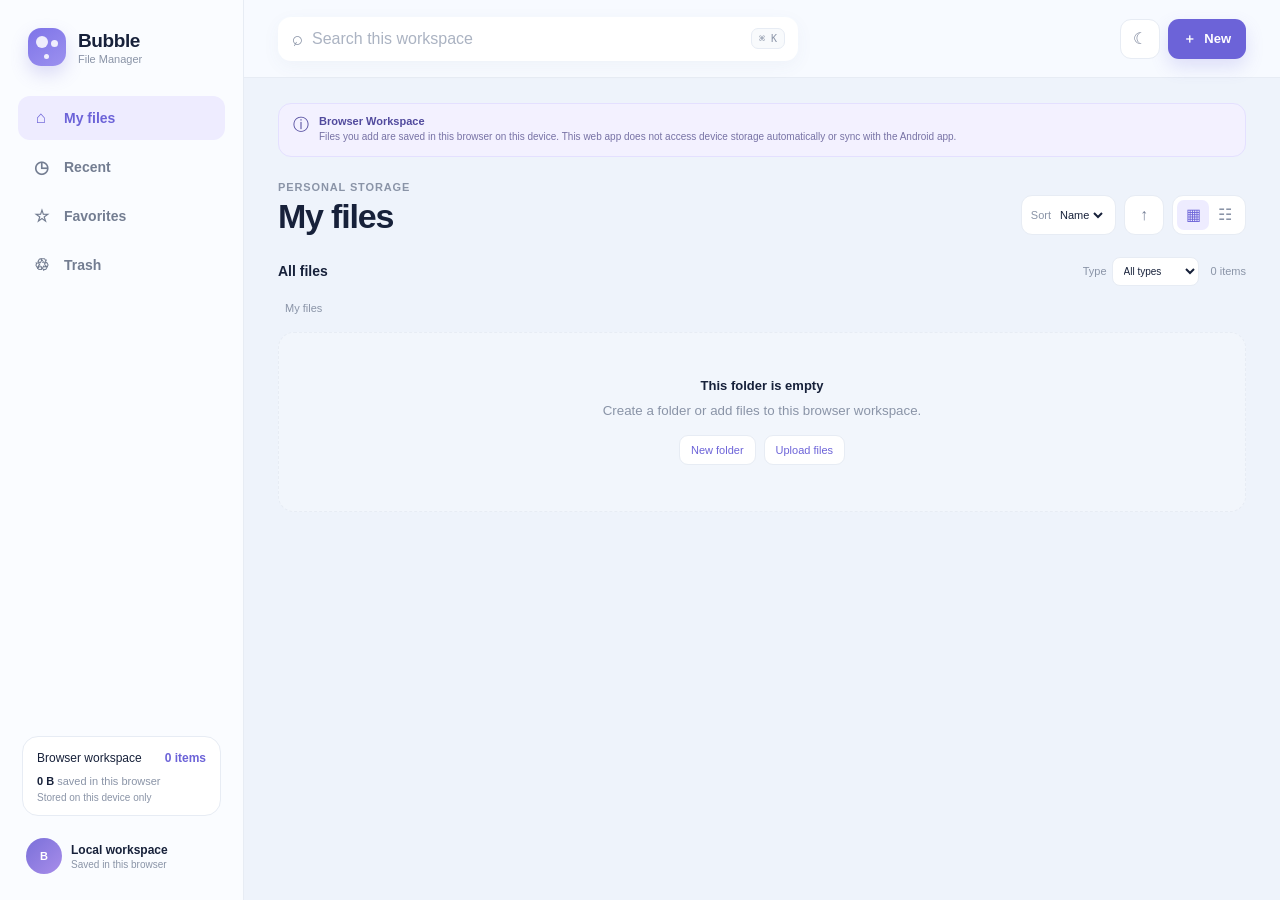
<file: index.html>
<!DOCTYPE html>
<html lang="en">
  <head>
    <meta charset="UTF-8" />
    <meta name="viewport" content="width=device-width, initial-scale=1.0" />
    <meta name="theme-color" content="#eef4ff" />
    <title>Bubble File Manager</title>
    <link rel="stylesheet" href="styles.css" />
  </head>
  <body>
    <div class="app-shell">
      <aside class="sidebar" id="sidebar">
        <div class="brand">
          <div class="brand-mark" aria-hidden="true">
            <span></span><span></span><span></span>
          </div>
          <div>
            <strong>Bubble</strong>
            <small>File Manager</small>
          </div>
        </div>

        <nav class="nav-list" aria-label="Main navigation">
          <button class="nav-item active" data-view="home">
            <span class="nav-icon">⌂</span><span>My files</span>
          </button>
          <button class="nav-item" data-view="recent">
            <span class="nav-icon">◷</span><span>Recent</span>
          </button>
          <button class="nav-item" data-view="favorites">
            <span class="nav-icon">☆</span><span>Favorites</span>
          </button>
          <button class="nav-item" data-view="trash">
            <span class="nav-icon">♲</span><span>Trash</span>
          </button>
        </nav>

        <div class="sidebar-spacer"></div>

        <section class="storage-card" aria-label="Storage usage">
          <div class="storage-heading">
            <span>Browser workspace</span>
            <strong id="storageCount">0 items</strong>
          </div>
          <p class="storage-usage"><strong id="storageUsed">0 B</strong> saved in this browser</p>
          <small class="storage-note">Stored on this device only</small>
        </section>

        <div class="profile" aria-label="Browser workspace details">
          <span class="avatar">B</span>
          <span class="profile-copy"><strong>Local workspace</strong><small>Saved in this browser</small></span>
        </div>
      </aside>

      <main class="main-content">
        <header class="topbar">
          <button class="icon-button mobile-menu" id="menuButton" type="button" aria-label="Open menu">☰</button>
          <label class="search-box">
            <span aria-hidden="true">⌕</span>
            <input id="searchInput" type="search" placeholder="Search this workspace" autocomplete="off" />
            <kbd>⌘ K</kbd>
          </label>
          <div class="top-actions">
            <button class="icon-button" id="themeButton" type="button" aria-label="Toggle theme">☾</button>
            <button class="add-button" id="newButton" type="button"><span>＋</span> New</button>
          </div>
        </header>

        <section class="content">
          <div class="workspace-notice" role="note">
            <span class="notice-icon" aria-hidden="true">ⓘ</span>
            <div><strong>Browser Workspace</strong><span id="workspaceNoticeText">Files you add are saved in this browser on this device. This web app does not access device storage automatically or sync with the Android app.</span></div>
          </div>
          <div class="title-row">
            <div>
              <p class="eyebrow" id="viewEyebrow">Personal storage</p>
              <h1 id="viewTitle">My files</h1>
            </div>
            <div class="view-actions">
              <label class="sort-control">
                <span>Sort</span>
                <select id="sortSelect" aria-label="Sort files">
                  <option value="name">Name</option>
                  <option value="type">Type</option>
                  <option value="size">Size</option>
                  <option value="date">Date</option>
                </select>
              </label>
              <button class="icon-button" id="sortDirection" type="button" aria-label="Sort ascending">↑</button>
              <div class="view-toggle" aria-label="View style">
                <button class="active" data-layout="grid" type="button" aria-label="Grid view">▦</button>
                <button data-layout="list" type="button" aria-label="List view">☷</button>
              </div>
            </div>
          </div>

          <section class="quick-section" id="quickSection">
            <div class="section-heading">
              <h2>Quick access</h2>
              <button type="button" id="viewAllButton">View recent</button>
            </div>
            <div class="quick-grid" id="quickGrid"></div>
          </section>

          <section class="file-section">
            <div class="section-heading">
              <h2 id="fileSectionTitle">All files</h2>
              <div class="file-list-controls">
                <label class="filter-control">
                  <span>Type</span>
                  <select id="typeFilter" aria-label="Filter by file type">
                    <option value="all">All types</option>
                    <option value="folder">Folders</option>
                    <option value="image">Images</option>
                    <option value="video">Videos</option>
                    <option value="audio">Audio</option>
                    <option value="document">Documents</option>
                    <option value="other">Other</option>
                  </select>
                </label>
                <span id="fileCount">0 items</span>
              </div>
            </div>
            <nav class="breadcrumbs" id="breadcrumbs" aria-label="Folder path"></nav>
            <div class="file-grid" id="fileGrid"></div>
          </section>
        </section>
      </main>
    </div>

    <div class="drop-overlay" id="dropOverlay">
      <div><strong>Drop files here</strong><span>to add them to this browser workspace</span></div>
    </div>

    <div class="menu-popover" id="newMenu" hidden>
      <button type="button" id="uploadButton"><span class="menu-symbol upload">↑</span><span><strong>Upload files</strong><small>Choose from your device</small></span></button>
      <button type="button" id="folderButton"><span class="menu-symbol folder">▰</span><span><strong>New folder</strong><small>Create a folder</small></span></button>
    </div>

    <div class="modal-backdrop" id="modalBackdrop" hidden>
      <form class="modal" id="folderForm">
        <div id="modalContent"></div>
      </form>
    </div>

    <input id="fileInput" type="file" multiple hidden />
    <div class="preview-backdrop" id="previewBackdrop" hidden>
      <section class="preview-dialog" role="dialog" aria-modal="true" aria-labelledby="previewTitle">
        <header><div><h2 id="previewTitle"></h2><p id="previewDetails"></p></div><button id="closePreview" type="button" aria-label="Close preview">×</button></header>
        <div class="preview-content" id="previewContent"></div>
        <footer><button id="downloadPreview" class="primary" type="button">Download</button><button id="closePreviewFooter" type="button">Close</button></footer>
      </section>
    </div>
    <div class="toast" id="toast" role="status" aria-live="polite"></div>
    <div class="sidebar-scrim" id="sidebarScrim"></div>

    <script src="app.js"></script>
  </body>
</html>
</file>
<file: styles.css>
:root {
  --bg: #eef3fb;
  --panel: #f8fafc;
  --surface: #ffffff;
  --surface-soft: #f1f5fb;
  --text: #17213a;
  --muted: #8a94a7;
  --line: #e7ecf4;
  --accent: #6c63d8;
  --accent-soft: #eeecff;
  --sidebar: #fafcff;
  --shadow: 0 14px 40px rgba(76, 92, 145, 0.10);
}

* { box-sizing: border-box; }
html, body { height: 100%; }
body {
  margin: 0;
  color: var(--text);
  background: var(--bg);
  font-family: Inter, ui-sans-serif, -apple-system, BlinkMacSystemFont, "Segoe UI", sans-serif;
  overflow: hidden;
}
button, input { font: inherit; }
button { cursor: pointer; }

.app-shell { display: grid; grid-template-columns: 244px minmax(0, 1fr); height: 100vh; }
.sidebar {
  position: relative;
  z-index: 30;
  display: flex;
  flex-direction: column;
  padding: 28px 18px 18px;
  background: var(--sidebar);
  border-right: 1px solid var(--line);
}
.brand { display: flex; align-items: center; gap: 12px; padding: 0 10px 30px; }
.brand strong { display: block; font-size: 19px; letter-spacing: -0.4px; }
.brand small { display: block; margin-top: 1px; color: var(--muted); font-size: 11px; }
.brand-mark {
  position: relative;
  width: 38px;
  height: 38px;
  border-radius: 13px;
  background: linear-gradient(145deg, #7e74e8, #9c91ef);
  box-shadow: 0 8px 18px rgba(108, 99, 216, 0.22);
}
.brand-mark span { position: absolute; border-radius: 50%; background: rgba(255,255,255,.86); }
.brand-mark span:nth-child(1) { width: 12px; height: 12px; left: 8px; top: 8px; }
.brand-mark span:nth-child(2) { width: 7px; height: 7px; right: 8px; top: 12px; }
.brand-mark span:nth-child(3) { width: 5px; height: 5px; left: 16px; bottom: 7px; }

.nav-list { display: grid; gap: 5px; }
.nav-item {
  display: flex;
  align-items: center;
  gap: 13px;
  width: 100%;
  height: 44px;
  padding: 0 13px;
  border: 0;
  border-radius: 12px;
  color: #737d91;
  background: transparent;
  text-align: left;
  font-size: 14px;
  font-weight: 650;
}
.nav-item:hover { background: var(--surface-soft); color: var(--text); }
.nav-item.active { color: var(--accent); background: var(--accent-soft); }
.nav-icon { width: 20px; text-align: center; font-size: 17px; }
.sidebar-spacer { flex: 1; min-height: 20px; }
.storage-card { margin: 0 4px 14px; padding: 14px 14px 12px; border: 1px solid var(--line); border-radius: 16px; background: var(--surface); }
.storage-heading { display: flex; justify-content: space-between; font-size: 12px; }
.storage-heading strong { color: var(--accent); }
.storage-card .storage-usage { margin: 10px 0 5px; color: var(--muted); font-size: 11px; }
.storage-card p strong { color: var(--text); }
.profile { display: flex; align-items: center; gap: 9px; width: 100%; height: 52px; padding: 7px 8px; border: 0; border-radius: 13px; background: transparent; color: var(--text); text-align: left; }
.avatar { display: grid; flex: 0 0 36px; width: 36px; height: 36px; place-items: center; border-radius: 50%; color: white; background: linear-gradient(135deg, #7a70d9, #a88dea); font-size: 11px; font-weight: 800; }
.profile-copy { min-width: 0; flex: 1; }
.profile-copy strong, .profile-copy small { display: block; }
.profile-copy strong { font-size: 12px; }
.profile-copy small { margin-top: 2px; color: var(--muted); font-size: 10px; }

.main-content { min-width: 0; height: 100vh; overflow: hidden; background: var(--bg); }
.topbar { height: 78px; display: flex; align-items: center; gap: 12px; padding: 0 34px; border-bottom: 1px solid var(--line); background: rgba(248,251,255,.92); }
.search-box { display: flex; align-items: center; width: min(520px, 48vw); height: 44px; padding: 0 12px; border: 1px solid transparent; border-radius: 13px; background: var(--surface); box-shadow: 0 5px 18px rgba(86,103,145,.05); }
.search-box:focus-within { border-color: #bcb6ef; box-shadow: 0 0 0 3px rgba(108,99,216,.08); }
.search-box > span { color: var(--muted); font-size: 19px; transform: rotate(-15deg); }
.search-box input { min-width: 0; flex: 1; height: 100%; margin: 0 8px; border: 0; outline: 0; color: var(--text); background: transparent; }
.search-box input::placeholder { color: #abb3c2; }
.search-box kbd { padding: 4px 7px; border: 1px solid var(--line); border-radius: 7px; color: var(--muted); background: var(--panel); font-size: 10px; }
.top-actions { display: flex; align-items: center; gap: 8px; margin-left: auto; }
.icon-button { position: relative; display: grid; width: 40px; height: 40px; place-items: center; border: 1px solid var(--line); border-radius: 11px; color: #778198; background: var(--surface); }
.icon-button:hover { color: var(--accent); border-color: #d8d4f6; }
.add-button { height: 40px; padding: 0 15px; border: 0; border-radius: 11px; color: white; background: var(--accent); box-shadow: 0 8px 18px rgba(108,99,216,.18); font-size: 13px; font-weight: 750; }
.add-button span { margin-right: 5px; }
.mobile-menu { display: none; }

.content { height: calc(100vh - 78px); overflow: auto; padding: 30px 34px 50px; }
.title-row { display: flex; align-items: flex-end; justify-content: space-between; margin-bottom: 22px; }
.eyebrow { margin: 0 0 5px; color: var(--muted); font-size: 11px; font-weight: 700; text-transform: uppercase; letter-spacing: .08em; }
h1 { margin: 0; font-size: clamp(26px, 3vw, 34px); line-height: 1.1; letter-spacing: -1.2px; }
.view-actions { display: flex; gap: 8px; }
.view-toggle { display: flex; height: 40px; padding: 4px; border: 1px solid var(--line); border-radius: 11px; background: var(--surface); }
.view-toggle button { width: 32px; border: 0; border-radius: 7px; color: var(--muted); background: transparent; }
.view-toggle button.active { color: var(--accent); background: var(--accent-soft); }
.section-heading { display: flex; align-items: center; justify-content: space-between; margin-bottom: 12px; }
.section-heading h2 { margin: 0; font-size: 14px; }
.section-heading button, .section-heading span { border: 0; color: var(--muted); background: transparent; font-size: 11px; }
.quick-section { margin-bottom: 26px; }
.quick-grid { display: grid; grid-template-columns: repeat(4, minmax(150px, 1fr)); gap: 12px; }
.quick-card {
  position: relative;
  min-width: 0;
  height: 112px;
  padding: 15px;
  border: 1px solid var(--line);
  border-radius: 16px;
  background: var(--surface);
  box-shadow: 0 8px 24px rgba(76,92,145,.04);
  cursor: pointer;
  transition: transform .18s ease, box-shadow .18s ease;
}
.quick-card:hover { transform: translateY(-2px); box-shadow: var(--shadow); }
.file-type-icon { display: grid; width: 38px; height: 38px; place-items: center; border-radius: 11px; font-size: 16px; font-weight: 850; }
.file-type-icon.folder { color: #8a74d7; background: #f0ecff; }
.file-type-icon.pdf { color: #ec6b73; background: #fff0f1; }
.file-type-icon.image { color: #4d9d83; background: #eaf8f2; }
.file-type-icon.doc { color: #578bd4; background: #edf4ff; }
.file-type-icon.zip { color: #b18a48; background: #fff6e6; }
.file-type-icon.video { color: #8167b9; background: #f4effc; }
.file-type-icon.audio { color: #b167aa; background: #fff0fb; }
.file-type-icon.file { color: #65788e; background: #edf2f7; }
.quick-card strong { display: block; margin-top: 13px; overflow: hidden; text-overflow: ellipsis; white-space: nowrap; font-size: 12px; }
.quick-card small { display: block; margin-top: 4px; color: var(--muted); font-size: 10px; }

.file-grid { display: grid; grid-template-columns: repeat(4, minmax(150px, 1fr)); gap: 12px; }
.file-card {
  position: relative;
  min-width: 0;
  height: 96px;
  display: flex;
  align-items: center;
  gap: 12px;
  padding: 12px;
  border: 1px solid var(--line);
  border-radius: 15px;
  background: var(--surface);
  cursor: pointer;
  transition: transform .18s ease, border-color .18s ease;
}
.file-card:hover { transform: translateY(-2px); border-color: #d4cff6; }
.file-card.drag-target { border-color: var(--accent); background: var(--accent-soft); box-shadow: 0 0 0 3px rgba(108,99,216,.13); }
.file-card-copy { min-width: 0; flex: 1; }
.file-card-copy strong { display: block; overflow: hidden; text-overflow: ellipsis; white-space: nowrap; font-size: 12px; }
.file-card-copy small { display: block; margin-top: 5px; color: var(--muted); font-size: 10px; }
.file-card .favorite { position: absolute; right: 9px; top: 7px; border: 0; color: #b2b7c4; background: transparent; }
.file-card .favorite.active { color: #efb94f; }
.file-grid.list-layout { display: block; }
.file-grid.list-layout .file-card { width: 100%; height: 62px; margin-bottom: 7px; border-radius: 12px; }
.file-grid.list-layout .file-card .file-type-icon { width: 34px; height: 34px; }
.file-grid.list-layout .file-card-copy { display: grid; grid-template-columns: minmax(0, 1fr) 120px 100px; align-items: center; }
.file-grid.list-layout .file-card-copy small { margin: 0; }
.empty-state { display: grid; grid-column: 1 / -1; min-height: 180px; place-items: center; align-content: center; border: 1px dashed var(--line); border-radius: 16px; color: var(--muted); background: rgba(255,255,255,.25); }
.empty-state strong { color: var(--text); font-size: 13px; }
.empty-state small { margin-top: 5px; }

.drop-overlay { position: fixed; z-index: 50; inset: 18px; display: none; place-items: center; border: 2px dashed #aaa2e9; border-radius: 24px; background: rgba(238,243,251,.88); backdrop-filter: blur(8px); }
.drop-overlay.visible { display: grid; }
.drop-overlay div { display: grid; place-items: center; color: var(--accent); }
.drop-overlay strong { font-size: 24px; }
.drop-overlay span { margin-top: 6px; color: var(--muted); }
.menu-popover { position: fixed; z-index: 40; right: 34px; top: 68px; width: 220px; padding: 7px; border: 1px solid var(--line); border-radius: 15px; background: var(--surface); box-shadow: 0 18px 50px rgba(55,68,105,.16); }
.menu-popover button { display: flex; align-items: center; gap: 10px; width: 100%; padding: 9px; border: 0; border-radius: 10px; color: var(--text); background: transparent; text-align: left; }
.menu-popover button:hover { background: var(--surface-soft); }
.menu-symbol { display: grid; width: 36px; height: 36px; place-items: center; border-radius: 10px; }
.menu-symbol.upload { color: #578bd4; background: #edf4ff; }
.menu-symbol.folder { color: #8a74d7; background: #f0ecff; }
.menu-popover strong, .menu-popover small { display: block; }
.menu-popover strong { font-size: 12px; }
.menu-popover small { margin-top: 3px; color: var(--muted); font-size: 10px; }
.modal-backdrop { position: fixed; z-index: 60; inset: 0; display: grid; place-items: center; background: rgba(31,39,66,.24); backdrop-filter: blur(4px); }
.modal-backdrop[hidden], .menu-popover[hidden] { display: none; }
.modal { width: min(390px, calc(100vw - 32px)); padding: 22px; border: 1px solid var(--line); border-radius: 18px; background: var(--surface); box-shadow: 0 24px 70px rgba(31,39,66,.18); }
.modal h2 { margin: 0 0 18px; font-size: 18px; }
.modal label { color: var(--muted); font-size: 12px; }
.modal input { width: 100%; height: 42px; margin-top: 7px; padding: 0 12px; border: 1px solid var(--line); border-radius: 10px; outline: 0; color: var(--text); background: var(--surface-soft); }
.modal input:focus { border-color: #bcb6ef; }
.modal-actions { display: flex; justify-content: flex-end; gap: 8px; margin-top: 20px; }
.modal-actions button { height: 38px; padding: 0 14px; border: 1px solid var(--line); border-radius: 9px; background: var(--surface); }
.modal-actions button.primary { border: 0; color: white; background: var(--accent); }
.toast { position: fixed; z-index: 80; left: 50%; bottom: 24px; transform: translate(-50%, 20px); padding: 11px 16px; border-radius: 10px; color: white; background: #252d45; box-shadow: var(--shadow); opacity: 0; pointer-events: none; transition: .22s ease; font-size: 12px; }
.toast.visible { transform: translate(-50%, 0); opacity: 1; }
.sidebar-scrim { display: none; }

body.dark {
  --bg: #111726;
  --panel: #161d2d;
  --surface: #1a2234;
  --surface-soft: #202940;
  --text: #edf1fa;
  --muted: #939daf;
  --line: #293249;
  --accent-soft: #29274a;
  --sidebar: #171d2b;
  --shadow: 0 14px 40px rgba(0,0,0,.24);
}
body.dark .topbar { background: rgba(23,29,43,.94); }

@media (max-width: 980px) {
  .app-shell { grid-template-columns: 210px minmax(0,1fr); }
  .quick-grid, .file-grid { grid-template-columns: repeat(3, minmax(150px,1fr)); }
}
@media (max-width: 760px) {
  body { overflow: hidden; }
  .app-shell { grid-template-columns: 1fr; }
  .sidebar { position: fixed; inset: 0 auto 0 0; width: 244px; transform: translateX(-100%); transition: transform .22s ease; box-shadow: 20px 0 50px rgba(30,38,70,.12); }
  .sidebar.open { transform: translateX(0); }
  .sidebar-scrim { position: fixed; z-index: 25; inset: 0; background: rgba(30,38,70,.25); }
  .sidebar-scrim.visible { display: block; }
  .topbar { height: 68px; padding: 0 16px; }
  .mobile-menu { display: grid; }
  .search-box { width: auto; flex: 1; }
  .search-box kbd { display: none; }
  .add-button { width: 40px; padding: 0; font-size: 0; }
  .add-button span { margin: 0; font-size: 18px; }
  .content { height: calc(100vh - 68px); padding: 24px 16px 40px; }
  .quick-grid, .file-grid { grid-template-columns: repeat(2, minmax(0,1fr)); }
  .quick-card { height: 104px; }
  .menu-popover { right: 16px; top: 58px; }
}
@media (max-width: 460px) {
  .top-actions { gap: 5px; }
  .quick-grid, .file-grid { grid-template-columns: 1fr; }
  .quick-card { height: 92px; }
  .file-card { height: 86px; }
  .title-row { align-items: center; }
  .view-actions .icon-button { display: none; }
}

.storage-note { display: block; color: var(--muted); font-size: 10px; }
.file-list-controls { display: flex; align-items: center; gap: 12px; }
.filter-control { display: flex; align-items: center; gap: 5px; color: var(--muted); font-size: 10px; }
.filter-control select { max-width: 100px; height: 29px; padding: 0 7px; border: 1px solid var(--line); border-radius: 8px; color: var(--text); background: var(--surface); font-size: 10px; }
.sort-control { display: flex; align-items: center; gap: 5px; height: 40px; padding: 0 9px; border: 1px solid var(--line); border-radius: 11px; color: var(--muted); background: var(--surface); font-size: 11px; }
.sort-control select { max-width: 78px; border: 0; outline: 0; color: var(--text); background: transparent; font-size: 11px; }
.workspace-notice { display: flex; align-items: flex-start; gap: 10px; margin: -5px 0 24px; padding: 11px 14px; border: 1px solid #e4e0ff; border-radius: 13px; color: #514a9d; background: #f3f1ff; }
.notice-icon { flex: 0 0 auto; font-size: 16px; }
.workspace-notice strong, .workspace-notice span { display: block; }
.workspace-notice strong { margin-bottom: 3px; font-size: 11px; }
.workspace-notice div span { color: #7772a5; font-size: 10px; line-height: 1.45; }
body.dark .workspace-notice { border-color: #3a355f; color: #d3ceff; background: #25213e; }
body.dark .workspace-notice div span { color: #aaa4d0; }
.breadcrumbs { display: flex; align-items: center; gap: 6px; min-height: 28px; margin: -4px 0 10px; overflow-x: auto; color: var(--muted); font-size: 11px; }
.breadcrumbs button { flex: 0 0 auto; padding: 4px 7px; border: 0; border-radius: 6px; color: var(--muted); background: transparent; }
.breadcrumbs button:hover, .breadcrumbs button[aria-current="page"] { color: var(--accent); background: var(--accent-soft); }
.breadcrumbs span { flex: 0 0 auto; opacity: .6; }
.file-card { padding-right: 36px; }
.file-grid:not(.list-layout) .file-card { flex-direction: column; align-items: flex-start; height: 142px; gap: 7px; }
.file-grid:not(.list-layout) .file-card .file-card-copy small:last-child { display: block; }
.file-grid.list-layout .file-card { padding-right: 42px; }
.file-card .file-type-icon { flex: 0 0 auto; }
.file-card-copy small { overflow: hidden; text-overflow: ellipsis; white-space: nowrap; }
.file-action { position: absolute; top: 8px; right: 8px; }
.file-action > summary { display: grid; width: 28px; height: 28px; place-items: center; border-radius: 8px; color: var(--muted); cursor: pointer; list-style: none; }
.file-action > summary::-webkit-details-marker { display: none; }
.file-action[open] > summary, .file-action > summary:hover { color: var(--accent); background: var(--accent-soft); }
.file-action-menu { position: absolute; z-index: 20; top: 31px; right: 0; width: 154px; padding: 5px; border: 1px solid var(--line); border-radius: 11px; background: var(--surface); box-shadow: var(--shadow); }
.file-action-menu button { display: block; width: 100%; padding: 8px 9px; border: 0; border-radius: 7px; color: var(--text); background: transparent; text-align: left; font-size: 11px; }
.file-action-menu button:hover { background: var(--surface-soft); }
.file-action-menu button.danger { color: #d95d69; }
.empty-state { gap: 5px; padding: 25px; }
.empty-state .empty-actions { display: flex; flex-wrap: wrap; gap: 8px; margin-top: 12px; }
.empty-state button { padding: 8px 11px; border: 1px solid var(--line); border-radius: 9px; color: var(--accent); background: var(--surface); font-size: 11px; }
.modal h2 { margin: 0 0 7px; }
.modal-description { margin: 0 0 17px; color: var(--muted); font-size: 12px; line-height: 1.5; }
.modal label { display: block; margin-top: 11px; }
.modal select { width: 100%; height: 42px; margin-top: 7px; padding: 0 10px; border: 1px solid var(--line); border-radius: 10px; color: var(--text); background: var(--surface-soft); }
.modal-error { min-height: 16px; margin: 7px 0 0; color: #d95d69; font-size: 11px; }
.modal-actions button.danger { border: 0; color: white; background: #d95d69; }
.preview-backdrop { position: fixed; z-index: 70; inset: 0; display: grid; place-items: center; padding: 18px; background: rgba(15,22,40,.64); backdrop-filter: blur(5px); }
.preview-backdrop[hidden] { display: none; }
.preview-dialog { display: flex; flex-direction: column; width: min(850px, 100%); max-height: min(90vh, 900px); overflow: hidden; border: 1px solid var(--line); border-radius: 18px; color: var(--text); background: var(--surface); box-shadow: 0 24px 90px rgba(0,0,0,.28); }
.preview-dialog header, .preview-dialog footer { display: flex; align-items: center; justify-content: space-between; gap: 12px; padding: 14px 18px; }
.preview-dialog header { border-bottom: 1px solid var(--line); }
.preview-dialog header h2 { max-width: min(65vw, 600px); overflow: hidden; margin: 0; text-overflow: ellipsis; white-space: nowrap; font-size: 15px; }
.preview-dialog header p { margin: 4px 0 0; color: var(--muted); font-size: 10px; }
.preview-dialog header > button { width: 34px; height: 34px; border: 0; border-radius: 9px; color: var(--muted); background: var(--surface-soft); font-size: 22px; }
.preview-content { display: grid; flex: 1; min-height: 180px; place-items: center; overflow: auto; padding: 20px; }
.preview-content img, .preview-content video { display: block; max-width: 100%; max-height: 62vh; border-radius: 10px; }
.preview-content audio { width: min(520px, 100%); }
.preview-content pre { width: 100%; max-height: 62vh; overflow: auto; margin: 0; padding: 16px; border-radius: 10px; color: var(--text); background: var(--surface-soft); font: 12px/1.6 ui-monospace, SFMono-Regular, Menlo, monospace; white-space: pre-wrap; overflow-wrap: anywhere; }
.preview-content iframe { width: 100%; height: 62vh; border: 0; }
.preview-message { max-width: 440px; color: var(--muted); font-size: 13px; line-height: 1.6; text-align: center; }
.preview-dialog footer { justify-content: flex-end; border-top: 1px solid var(--line); }
.preview-dialog footer button { height: 36px; padding: 0 13px; border: 1px solid var(--line); border-radius: 9px; color: var(--text); background: var(--surface); }
.preview-dialog footer button.primary { border: 0; color: white; background: var(--accent); }
.menu-popover button:focus-visible, .file-action-menu button:focus-visible, .nav-item:focus-visible { outline: 2px solid var(--accent); outline-offset: 2px; }
@media (max-width: 760px) {
  .workspace-notice { margin-top: -7px; }
  .sort-control { padding: 0 6px; }
  .file-list-controls { gap: 7px; }
}
@media (max-width: 460px) {
  .workspace-notice { padding: 9px 10px; }
  .workspace-notice div span { font-size: 9px; }
  .sort-control span { display: none; }
  .filter-control span { display: none; }
  .filter-control select { max-width: 83px; }
  .file-grid:not(.list-layout) .file-card { height: 126px; }
  .file-grid.list-layout .file-card-copy { grid-template-columns: minmax(0, 1fr) 58px; }
  .file-grid.list-layout .file-card-copy small:last-child { display: none; }
}
</file>
